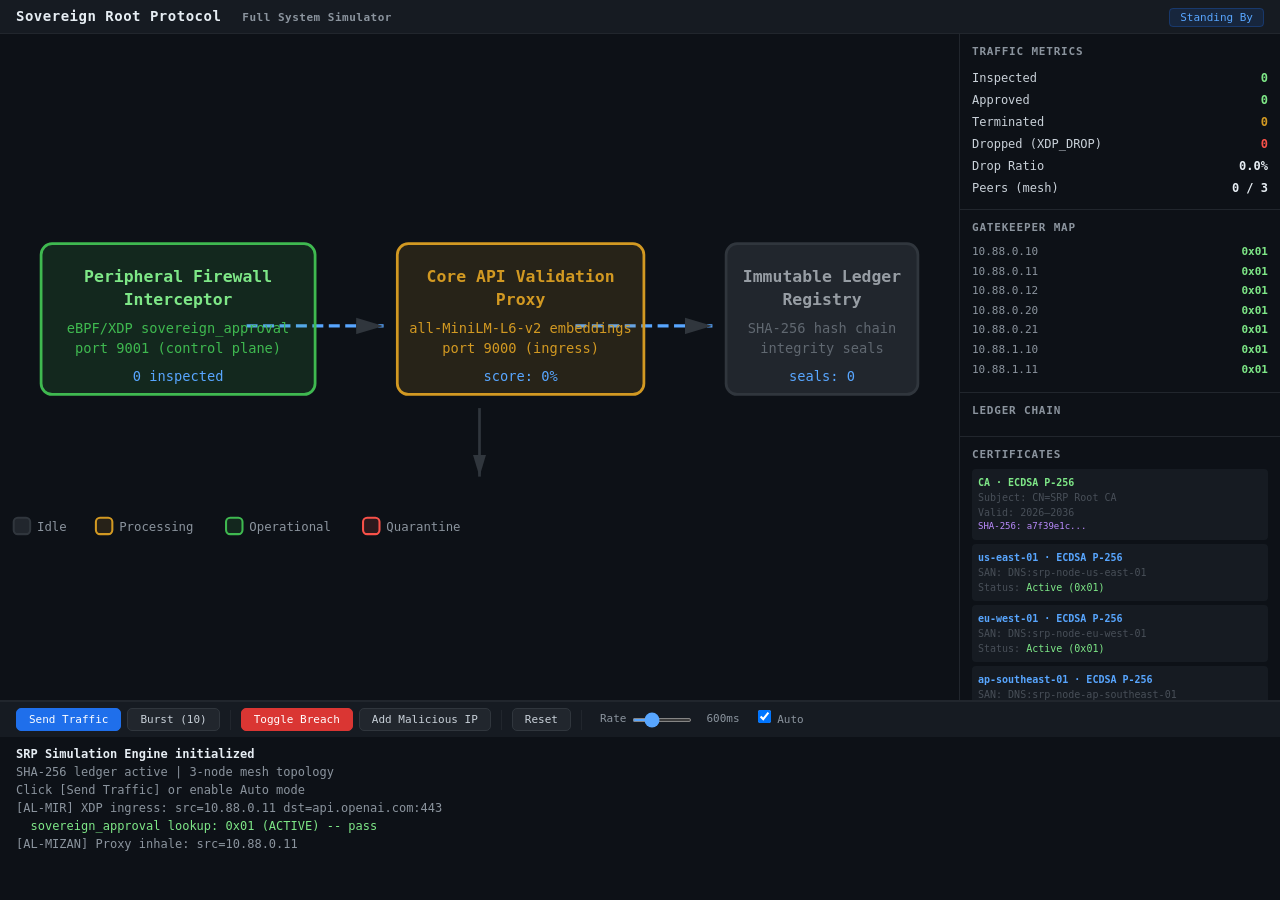
<file: frontend/simulator.html>
<!doctype html>
<html lang="en">
    <head>
        <meta charset="UTF-8" />
        <meta name="viewport" content="width=device-width,initial-scale=1.0" />
        <title>SRP — Traffic Simulator</title>
        <style>
            *,
            *::before,
            *::after {
                box-sizing: border-box;
                margin: 0;
                padding: 0;
            }
            html,
            body {
                height: 100%;
                background: #0b0e14;
                color: #c9d1d9;
                font-family:
                    "SF Mono", "Cascadia Code", "Fira Code", "Consolas",
                    monospace;
                font-size: 13px;
                line-height: 1.5;
                overflow: hidden;
            }
            ::-webkit-scrollbar {
                width: 5px;
                height: 5px;
            }
            ::-webkit-scrollbar-track {
                background: #161b22;
            }
            ::-webkit-scrollbar-thumb {
                background: #30363d;
                border-radius: 3px;
            }
            ::-webkit-scrollbar-thumb:hover {
                background: #484f58;
            }
            .app {
                display: grid;
                grid-template-columns: 1fr 320px;
                grid-template-rows: auto 1fr 200px;
                height: 100vh;
                gap: 0;
            }
            .hdr {
                grid-column: 1/-1;
                background: #161b22;
                border-bottom: 1px solid #21262d;
                padding: 6px 16px;
                display: flex;
                align-items: center;
                justify-content: space-between;
            }
            .hdr h1 {
                font-size: 14px;
                font-weight: 600;
                color: #e6edf3;
                letter-spacing: 0.5px;
            }
            .hdr .sub {
                font-size: 11px;
                color: #8b949e;
                margin-left: 12px;
            }
            .hdr .badge {
                background: #1f6feb22;
                color: #58a6ff;
                padding: 2px 10px;
                border-radius: 4px;
                font-size: 11px;
                border: 1px solid #1f6feb44;
            }
            #topoPane {
                overflow: hidden;
                background: #0d1117;
                position: relative;
                border-right: 1px solid #21262d;
            }
            #sidePane {
                overflow-y: auto;
                background: #0d1117;
                display: flex;
                flex-direction: column;
            }
            #logPane {
                grid-column: 1/-1;
                background: #0d1117;
                border-top: 1px solid #21262d;
                display: flex;
                flex-direction: column;
                overflow: hidden;
            }
            #topoCanvas {
                width: 100%;
                height: 100%;
            }
            .node-box rect {
                transition:
                    fill 0.5s,
                    stroke 0.5s;
            }
            .node-box .lbl {
                font-size: 12px;
                font-weight: 600;
                fill: #e6edf3;
                text-anchor: middle;
                pointer-events: none;
            }
            .node-box .sub {
                font-size: 10px;
                fill: #8b949e;
                text-anchor: middle;
                pointer-events: none;
            }
            .node-box .stat {
                font-size: 10px;
                fill: #58a6ff;
                text-anchor: middle;
                pointer-events: none;
            }
            .state-idle rect {
                fill: #21262d;
                stroke: #30363d;
            }
            .state-busy rect {
                fill: #d2992222;
                stroke: #d29922;
            }
            .state-ok rect {
                fill: #3fb95022;
                stroke: #3fb950;
            }
            .state-drop rect {
                fill: #f8514922;
                stroke: #f85149;
            }
            .state-idle .lbl,
            .state-idle .sub {
                opacity: 0.6;
            }
            .state-ok .lbl {
                fill: #7ee787;
            }
            .state-ok .sub {
                fill: #3fb950;
            }
            .state-busy .lbl {
                fill: #d29922;
            }
            .state-busy .sub {
                fill: #d29922;
            }
            .state-drop .lbl {
                fill: #f85149;
            }
            .state-drop .sub {
                fill: #f85149;
            }
            .conn {
                fill: none;
                stroke: #30363d;
                stroke-width: 2;
                transition: stroke 0.4s;
            }
            .conn.active {
                stroke: #58a6ff;
                stroke-width: 2.5;
                stroke-dasharray: 8 4;
                animation: dash 0.8s linear infinite;
            }
            .conn.breach {
                stroke: #f85149;
                stroke-width: 3;
            }
            @keyframes dash {
                to {
                    stroke-dashoffset: -24;
                }
            }
            .pkt-dot {
                fill: #58a6ff;
                opacity: 0;
                transition: opacity 0.1s;
            }
            .pkt-dot.fly {
                opacity: 1;
                animation: fly 1.2s ease-in-out forwards;
            }
            @keyframes fly {
                0% {
                    opacity: 1;
                }
                90% {
                    opacity: 1;
                }
                100% {
                    opacity: 0;
                }
            }
            .pkt-dot.drop {
                fill: #f85149;
                animation: fly-drop 0.8s ease-in forwards;
            }
            @keyframes fly-drop {
                0% {
                    opacity: 1;
                    r: 4;
                }
                50% {
                    opacity: 1;
                    r: 6;
                }
                100% {
                    opacity: 0;
                    r: 2;
                }
            }
            .panel {
                border-bottom: 1px solid #21262d;
                padding: 10px 12px;
                flex-shrink: 0;
            }
            .panel:last-child {
                border-bottom: none;
                flex: 1;
                overflow-y: auto;
            }
            .panel h3 {
                font-size: 11px;
                color: #8b949e;
                text-transform: uppercase;
                letter-spacing: 0.8px;
                margin-bottom: 6px;
            }
            .metric-row {
                display: flex;
                justify-content: space-between;
                padding: 2px 0;
                font-size: 12px;
            }
            .metric-row .val {
                font-weight: 600;
                color: #e6edf3;
            }
            .metric-row .val.green {
                color: #7ee787;
            }
            .metric-row .val.yellow {
                color: #d29922;
            }
            .metric-row .val.red {
                color: #f85149;
            }
            #ledgerPanel {
                overflow-y: auto;
                max-height: 320px;
            }
            .ledger-entry {
                padding: 3px 0;
                border-bottom: 1px solid #161b22;
                font-size: 11px;
                line-height: 1.4;
            }
            .ledger-entry .idx {
                color: #8b949e;
                margin-right: 6px;
            }
            .ledger-entry .seal {
                color: #bc8cff;
                font-size: 10px;
                word-break: break-all;
            }
            .ledger-entry .act {
                display: inline-block;
                padding: 0 4px;
                border-radius: 2px;
                font-size: 10px;
                font-weight: 600;
            }
            .ledger-entry .act.pass {
                background: #3fb95022;
                color: #7ee787;
            }
            .ledger-entry .act.fail {
                background: #f8514922;
                color: #f85149;
            }
            #logContent {
                flex: 1;
                overflow-y: auto;
                padding: 8px 16px;
                font-size: 12px;
                line-height: 1.5;
            }
            #logContent .l {
                white-space: pre-wrap;
                word-break: break-all;
                min-height: 1.2em;
            }
            #logContent .l.i {
                color: #8b949e;
            }
            #logContent .l.ok {
                color: #7ee787;
            }
            #logContent .l.w {
                color: #d29922;
            }
            #logContent .l.e {
                color: #f85149;
            }
            #logContent .l.h {
                color: #e6edf3;
                font-weight: 600;
            }
            #logContent .l.d {
                color: #484f58;
            }
            #logContent .l.s {
                color: #bc8cff;
            }
            #logContent .l.p {
                color: #58a6ff;
            }
            .ctrl {
                display: flex;
                gap: 6px;
                align-items: center;
                padding: 6px 16px;
                background: #161b22;
                border-top: 1px solid #21262d;
                flex-wrap: wrap;
                flex-shrink: 0;
            }
            .ctrl .btn {
                background: #21262d;
                border: 1px solid #30363d;
                color: #c9d1d9;
                padding: 4px 12px;
                border-radius: 5px;
                font-size: 11px;
                font-family: inherit;
                cursor: pointer;
                transition: 0.15s;
            }
            .ctrl .btn:hover {
                background: #30363d;
                border-color: #484f58;
            }
            .ctrl .btn.p {
                background: #1f6feb;
                border-color: #1f6feb;
                color: #fff;
            }
            .ctrl .btn.p:hover {
                background: #388bfd;
            }
            .ctrl .btn.d {
                background: #da3633;
                border-color: #da3633;
                color: #fff;
            }
            .ctrl .btn.d:hover {
                background: #f85149;
            }
            .ctrl .btn:disabled {
                opacity: 0.4;
                cursor: not-allowed;
            }
            .ctrl label {
                font-size: 11px;
                color: #8b949e;
                margin-left: 8px;
            }
            .ctrl input[type="range"] {
                width: 60px;
                height: 4px;
                accent-color: #58a6ff;
                background: #21262d;
                border: none;
                border-radius: 2px;
            }
            .ctrl input[type="range"]::-webkit-slider-thumb {
                -webkit-appearance: none;
                width: 12px;
                height: 12px;
                border-radius: 50%;
                background: #58a6ff;
                cursor: pointer;
            }
            .ctrl .sep {
                width: 1px;
                height: 20px;
                background: #21262d;
                margin: 0 4px;
            }
        </style>
    </head>
    <body>
        <div class="app">
            <div class="hdr">
                <div>
                    <h1>
                        Sovereign Root Protocol
                        <span class="sub">Full System Simulator</span>
                    </h1>
                </div>
                <div>
                    <span class="badge" id="statusBadge">Standing By</span>
                </div>
            </div>
            <div id="topoPane">
                <svg
                    id="topoCanvas"
                    viewBox="0 0 700 340"
                    xmlns="http://www.w3.org/2000/svg"
                >
                    <defs>
                        <marker
                            id="ag"
                            viewBox="0 0 10 6"
                            refX="10"
                            refY="3"
                            markerWidth="8"
                            markerHeight="5"
                            orient="auto"
                        >
                            <path d="M0,0 L10,3 L0,6" fill="#30363d" />
                        </marker>
                        <marker
                            id="ab"
                            viewBox="0 0 10 6"
                            refX="10"
                            refY="3"
                            markerWidth="8"
                            markerHeight="5"
                            orient="auto"
                        >
                            <path d="M0,0 L10,3 L0,6" fill="#58a6ff" />
                        </marker>
                        <marker
                            id="ar"
                            viewBox="0 0 10 6"
                            refX="10"
                            refY="3"
                            markerWidth="8"
                            markerHeight="5"
                            orient="auto"
                        >
                            <path d="M0,0 L10,3 L0,6" fill="#f85149" />
                        </marker>
                    </defs>
                    <line
                        class="conn"
                        id="c12"
                        x1="180"
                        y1="140"
                        x2="280"
                        y2="140"
                        marker-end="url(#ag)"
                    />
                    <line
                        class="conn"
                        id="c23"
                        x1="420"
                        y1="140"
                        x2="520"
                        y2="140"
                        marker-end="url(#ag)"
                    />
                    <line
                        class="conn"
                        id="c31"
                        x1="350"
                        y1="200"
                        x2="350"
                        y2="250"
                        marker-end="url(#ag)"
                    />
                    <g
                        class="node-box state-idle"
                        id="n1"
                        transform="translate(30,80)"
                    >
                        <rect
                            x="0"
                            y="0"
                            width="200"
                            height="110"
                            rx="8"
                            stroke-width="2"
                        />
                        <text class="lbl" x="100" y="28">
                            Peripheral Firewall
                        </text>
                        <text class="lbl" x="100" y="45">Interceptor</text>
                        <text class="sub" x="100" y="65">
                            eBPF/XDP sovereign_approval
                        </text>
                        <text class="sub" x="100" y="80">
                            port 9001 (control plane)
                        </text>
                        <text class="stat" id="n1stat" x="100" y="100">
                            0 inspected
                        </text>
                        <circle
                            class="pkt-dot"
                            id="dot12"
                            r="4"
                            cx="230"
                            cy="140"
                        />
                    </g>
                    <g
                        class="node-box state-idle"
                        id="n2"
                        transform="translate(290,80)"
                    >
                        <rect
                            x="0"
                            y="0"
                            width="180"
                            height="110"
                            rx="8"
                            stroke-width="2"
                        />
                        <text class="lbl" x="90" y="28">
                            Core API Validation
                        </text>
                        <text class="lbl" x="90" y="45">Proxy</text>
                        <text class="sub" x="90" y="65">
                            all-MiniLM-L6-v2 embeddings
                        </text>
                        <text class="sub" x="90" y="80">
                            port 9000 (ingress)
                        </text>
                        <text class="stat" id="n2stat" x="90" y="100">
                            score: --
                        </text>
                        <circle
                            class="pkt-dot"
                            id="dot23"
                            r="4"
                            cx="470"
                            cy="140"
                        />
                    </g>
                    <g
                        class="node-box state-idle"
                        id="n3"
                        transform="translate(530,80)"
                    >
                        <rect
                            x="0"
                            y="0"
                            width="140"
                            height="110"
                            rx="8"
                            stroke-width="2"
                        />
                        <text class="lbl" x="70" y="28">Immutable Ledger</text>
                        <text class="lbl" x="70" y="45">Registry</text>
                        <text class="sub" x="70" y="65">
                            SHA-256 hash chain
                        </text>
                        <text class="sub" x="70" y="80">integrity seals</text>
                        <text class="stat" id="n3stat" x="70" y="100">
                            seals: 0
                        </text>
                    </g>
                    <g transform="translate(10,280)">
                        <rect
                            x="0"
                            y="0"
                            width="12"
                            height="12"
                            rx="3"
                            fill="#21262d"
                            stroke="#30363d"
                            stroke-width="1.5"
                        />
                        <text x="17" y="10" fill="#8b949e" font-size="9">
                            Idle
                        </text>
                        <rect
                            x="60"
                            y="0"
                            width="12"
                            height="12"
                            rx="3"
                            fill="#d2992222"
                            stroke="#d29922"
                            stroke-width="1.5"
                        />
                        <text x="77" y="10" fill="#8b949e" font-size="9">
                            Processing
                        </text>
                        <rect
                            x="155"
                            y="0"
                            width="12"
                            height="12"
                            rx="3"
                            fill="#3fb95022"
                            stroke="#3fb950"
                            stroke-width="1.5"
                        />
                        <text x="172" y="10" fill="#8b949e" font-size="9">
                            Operational
                        </text>
                        <rect
                            x="255"
                            y="0"
                            width="12"
                            height="12"
                            rx="3"
                            fill="#f8514922"
                            stroke="#f85149"
                            stroke-width="1.5"
                        />
                        <text x="272" y="10" fill="#8b949e" font-size="9">
                            Quarantine
                        </text>
                    </g>
                </svg>
            </div>
            <div id="sidePane">
                <div class="panel">
                    <h3>Traffic Metrics</h3>
                    <div class="metric-row">
                        <span>Inspected</span
                        ><span class="val green" id="mInspected">0</span>
                    </div>
                    <div class="metric-row">
                        <span>Approved</span
                        ><span class="val green" id="mApproved">0</span>
                    </div>
                    <div class="metric-row">
                        <span>Terminated</span
                        ><span class="val yellow" id="mTerminated">0</span>
                    </div>
                    <div class="metric-row">
                        <span>Dropped (XDP_DROP)</span
                        ><span class="val red" id="mDropped">0</span>
                    </div>
                    <div class="metric-row">
                        <span>Drop Ratio</span
                        ><span class="val" id="mDropRatio">0.0%</span>
                    </div>
                    <div class="metric-row">
                        <span>Peers (mesh)</span
                        ><span class="val" id="mPeers">0 / 3</span>
                    </div>
                </div>
                <div class="panel">
                    <h3>Gatekeeper Map</h3>
                    <div
                        id="gatekeeperPanel"
                        style="
                            max-height: 140px;
                            overflow-y: auto;
                            font-size: 11px;
                            line-height: 1.6;
                        "
                    ></div>
                </div>
                <div class="panel" id="ledgerPanel">
                    <h3>Ledger Chain</h3>
                    <div id="ledgerContent"></div>
                </div>
                <div class="panel" style="flex: 1; overflow-y: auto">
                    <h3>Certificates</h3>
                    <div
                        style="
                            font-size: 10px;
                            line-height: 1.5;
                            color: #8b949e;
                        "
                    >
                        <div
                            style="
                                background: #161b22;
                                border-radius: 4px;
                                padding: 6px;
                                margin-bottom: 4px;
                            "
                        >
                            <div style="color: #7ee787; font-weight: 600">
                                CA &middot; ECDSA P-256
                            </div>
                            <div style="color: #484f58">
                                Subject: CN=SRP Root CA
                            </div>
                            <div style="color: #484f58">
                                Valid: 2026&ndash;2036
                            </div>
                            <div style="color: #bc8cff; font-size: 9px">
                                SHA-256: a7f39e1c...
                            </div>
                        </div>
                        <div
                            style="
                                background: #161b22;
                                border-radius: 4px;
                                padding: 6px;
                                margin-bottom: 4px;
                            "
                        >
                            <div style="color: #58a6ff; font-weight: 600">
                                us-east-01 &middot; ECDSA P-256
                            </div>
                            <div style="color: #484f58">
                                SAN: DNS:srp-node-us-east-01
                            </div>
                            <div style="color: #484f58">
                                Status:
                                <span style="color: #7ee787"
                                    >Active (0x01)</span
                                >
                            </div>
                        </div>
                        <div
                            style="
                                background: #161b22;
                                border-radius: 4px;
                                padding: 6px;
                                margin-bottom: 4px;
                            "
                        >
                            <div style="color: #58a6ff; font-weight: 600">
                                eu-west-01 &middot; ECDSA P-256
                            </div>
                            <div style="color: #484f58">
                                SAN: DNS:srp-node-eu-west-01
                            </div>
                            <div style="color: #484f58">
                                Status:
                                <span style="color: #7ee787"
                                    >Active (0x01)</span
                                >
                            </div>
                        </div>
                        <div
                            style="
                                background: #161b22;
                                border-radius: 4px;
                                padding: 6px;
                            "
                        >
                            <div style="color: #58a6ff; font-weight: 600">
                                ap-southeast-01 &middot; ECDSA P-256
                            </div>
                            <div style="color: #484f58">
                                SAN: DNS:srp-node-ap-southeast-01
                            </div>
                            <div style="color: #484f58">
                                Status:
                                <span style="color: #7ee787"
                                    >Active (0x01)</span
                                >
                            </div>
                        </div>
                    </div>
                </div>
            </div>
            <div id="logPane">
                <div class="ctrl">
                    <button
                        class="btn p"
                        id="btnSend"
                        onclick="sim.sendTraffic()"
                    >
                        Send Traffic
                    </button>
                    <button class="btn" id="btnBurst" onclick="sim.sendBurst()">
                        Burst (10)
                    </button>
                    <span class="sep"></span>
                    <button
                        class="btn d"
                        id="btnBreach"
                        onclick="sim.toggleBreach()"
                    >
                        Toggle Breach
                    </button>
                    <button
                        class="btn"
                        id="btnAddBad"
                        onclick="sim.addMaliciousIP()"
                    >
                        Add Malicious IP
                    </button>
                    <span class="sep"></span>
                    <button class="btn" onclick="sim.reset()">Reset</button>
                    <span class="sep"></span>
                    <label>Rate</label>
                    <input
                        type="range"
                        id="rateSlider"
                        min="100"
                        max="2000"
                        value="600"
                        step="100"
                    />
                    <label id="rateLabel">600ms</label>
                    <label style="margin-left: 12px"
                        ><input type="checkbox" id="autoSend" checked />
                        Auto</label
                    >
                </div>
                <div id="logContent"></div>
            </div>
        </div>
        <script>
            // =========================================================================
            //  SRP Full System Simulator Engine
            // =========================================================================
            const SHA256 = async (msg) => {
                const enc = new TextEncoder().encode(msg);
                const buf = await crypto.subtle.digest("SHA-256", enc);
                return Array.from(new Uint8Array(buf))
                    .map((b) => b.toString(16).padStart(2, "0"))
                    .join("");
            };

            class Ledger {
                constructor() {
                    this.seals = [
                        {
                            idx: 0,
                            hash: "0".repeat(64),
                            label: "Genesis",
                            action: "-",
                            ip: "-",
                            score: 0,
                        },
                    ];
                }
                async seal(ip, action, score) {
                    const prev = this.seals[this.seals.length - 1].hash;
                    const data =
                        JSON.stringify({ ip, action, score, ts: Date.now() }, [
                            "ip",
                            "action",
                            "score",
                            "ts",
                        ]) +
                        ":" +
                        prev;
                    const hash = await SHA256(data);
                    const entry = {
                        idx: this.seals.length,
                        hash,
                        label: "Seal " + this.seals.length,
                        action,
                        ip,
                        score,
                        prev: prev.substr(0, 16) + "...",
                    };
                    this.seals.push(entry);
                    return entry;
                }
                verify() {
                    for (let i = 1; i < this.seals.length; i++) {
                        if (
                            !this.seals[i].hash ||
                            this.seals[i].hash.length !== 64
                        )
                            return false;
                    }
                    return true;
                }
            }

            class SimEngine {
                constructor() {
                    this.ledger = new Ledger();
                    this.metrics = {
                        inspected: 0,
                        approved: 0,
                        terminated: 0,
                        dropped: 0,
                    };
                    this.gatekeeper = {};
                    this.running = true;
                    this.breach = false;
                    this.autoTimer = null;
                    this.peerConnected = false;
                    this._n1busy = false;
                    this._pktCounter = 0;
                    this._badIPs = [
                        "10.88.0.55",
                        "10.88.0.99",
                        "10.88.1.200",
                        "10.88.2.15",
                        "10.88.3.77",
                    ];
                    this._knownIPs = [
                        "10.88.0.10",
                        "10.88.0.11",
                        "10.88.0.12",
                        "10.88.0.20",
                        "10.88.0.21",
                        "10.88.1.10",
                        "10.88.1.11",
                        "10.88.2.10",
                        "10.88.2.20",
                        "10.88.2.21",
                        "10.88.3.10",
                        "10.88.3.11",
                        "10.88.4.10",
                    ];
                    this._sampleIntents = [
                        "a7f39e1c8b4d17455e256d7abcd7ac245667238e",
                        "b2d411f3c5e6a7b8c9d0e1f203141526",
                        "e7c245b1f9a1c3d4e5f6789012345678",
                        "f9a1c3d4e5f67890123456789abcdef0",
                        "0b3e7a8f1a2b3c4d5e6f708192a3b4c5",
                        "c5d6e7f8a1b2c3d4e5f6789012345678",
                        "d4f28b7ac9d0e1f2031415263748596a",
                        "1e2fc9d0a1b2c3d4e5f6789012345678",
                        "6a7b3c4d5e6f708192a3b4c5d6e7f809",
                        "9e0f1a2b3c4d5e6f708192a3b4c5d6e7",
                    ];
                    this.initGatekeeper();
                    this.startAuto();
                    this.log("SRP Simulation Engine initialized", "h");
                    this.log(
                        "SHA-256 ledger active | 3-node mesh topology",
                        "i",
                    );
                    this.log("Click [Send Traffic] or enable Auto mode", "i");
                    this.updateUI();
                }

                initGatekeeper() {
                    for (const ip of this._knownIPs) this.gatekeeper[ip] = 0x01;
                    for (const ip of this._badIPs) this.gatekeeper[ip] = 0xff;
                    this.renderGatekeeper();
                }

                randIP() {
                    const pool = this._knownIPs.concat(this._badIPs);
                    return pool[Math.floor(Math.random() * pool.length)];
                }

                randIntent() {
                    return this._sampleIntents[
                        Math.floor(Math.random() * this._sampleIntents.length)
                    ];
                }

                async processPacket() {
                    if (!this.running || this._n1busy) return;
                    this._n1busy = true;
                    this._pktCounter++;
                    const srcIP = this.randIP();
                    const intent = this.randIntent();
                    const isMalicious =
                        this._badIPs.includes(srcIP) || this.breach;

                    // Phase 1: XDP Ingress (eBPF filter)
                    this.setNodeState("n1", "busy");
                    this.setConnState("c12", "active");
                    this.flyDot("dot12");
                    this.log(
                        "[AL-MIR] XDP ingress: src=" +
                            srcIP +
                            " dst=api.openai.com:443",
                        "i",
                    );
                    await sleep(200);

                    const gkState = this.gatekeeper[srcIP] || 0x01;
                    if (gkState === 0xff) {
                        this.metrics.dropped++;
                        this.metrics.inspected++;
                        this.setNodeState("n1", "drop");
                        this.log(
                            "  sovereign_approval lookup: 0xFF (QUARANTINE)",
                            "e",
                        );
                        this.log(
                            "  VERDICT: XDP_DROP -- packet discarded",
                            "e",
                        );
                        this.setNodeState("n1", "ok");
                        this._n1busy = false;
                        this.updateUI();
                        return;
                    }

                    this.log(
                        "  sovereign_approval lookup: 0x01 (ACTIVE) -- pass",
                        "ok",
                    );
                    await sleep(150);

                    // Phase 2: Proxy validation
                    this.setNodeState("n1", "ok");
                    this.setNodeState("n2", "busy");
                    this.setConnState("c23", "active");
                    this.flyDot("dot23");
                    this.log("[AL-MIZAN] Proxy inhale: src=" + srcIP, "i");
                    await sleep(250);

                    const alignmentScore = isMalicious
                        ? +(Math.random() * 0.35).toFixed(3)
                        : +(0.55 + Math.random() * 0.45).toFixed(3);
                    const threshold = 0.6;
                    const action =
                        alignmentScore >= threshold ? "APPROVED" : "TERMINATED";

                    this.log("  embedding inference: all-MiniLM-L6-v2", "i");
                    this.log(
                        "  cosine similarity: " +
                            alignmentScore.toFixed(3) +
                            " (threshold: " +
                            threshold +
                            ")",
                        alignmentScore >= threshold ? "ok" : "w",
                    );
                    this.log(
                        "  intent_hash: " + intent.substr(0, 16) + "...",
                        "d",
                    );
                    this.log(
                        "  VERDICT: " + action,
                        action === "APPROVED" ? "ok" : "e",
                    );

                    if (action === "APPROVED") this.metrics.approved++;
                    else this.metrics.terminated++;
                    this.metrics.inspected++;
                    await sleep(150);

                    // Phase 3: Ledger seal
                    this.setNodeState("n2", "ok");
                    this.setNodeState("n3", "busy");
                    this.setConnState("c31", "active");
                    this.log(
                        "[AL-MIZAN] Forwarding to ledger for sealing...",
                        "i",
                    );
                    await sleep(200);

                    const seal = await this.ledger.seal(
                        srcIP,
                        action,
                        alignmentScore,
                    );
                    this.renderLedger(seal);
                    this.log(
                        "[LEDGER] Seal " +
                            seal.idx +
                            ": " +
                            seal.hash.substr(0, 16) +
                            "...  [" +
                            action +
                            "]",
                        "s",
                    );
                    this.setNodeState("n3", "ok");

                    this.log(
                        "  processing_latency_ms: " +
                            (Math.random() * 0.8 + 0.2).toFixed(1),
                        "d",
                    );
                    this.log(
                        "  packet_" +
                            this._pktCounter +
                            " complete -- chain integrity: " +
                            (this.ledger.verify() ? "PASS" : "FAIL"),
                        this.ledger.verify() ? "ok" : "e",
                    );

                    if (this.breach && Math.random() < 0.3) {
                        const badIP =
                            this._knownIPs[
                                Math.floor(
                                    Math.random() * this._knownIPs.length,
                                )
                            ];
                        this.gatekeeper[badIP] = 0xff;
                        this.log(
                            "[AL-QAHR] Gatekeeper 0xFF set for " +
                                badIP +
                                " (breach propagation)",
                            "e",
                        );
                        this.renderGatekeeper();
                    }

                    this.setNodeState("n2", "ok");
                    this.setNodeState("n3", "ok");
                    this.setConnState("c12", "");
                    this.setConnState("c23", "");
                    this.setConnState("c31", "");
                    this._n1busy = false;
                    this.updateUI();

                    if (this.breach && Math.random() < 0.15) {
                        this.log(
                            "[SRE ALERT] ANOMALY EVENT CAPTURED -- initiating incident response",
                            "e",
                        );
                        this.log(
                            "  Ledger mismatch at seal " +
                                Math.floor(
                                    Math.random() * this.ledger.seals.length +
                                        1,
                                ),
                            "e",
                        );
                        this.log(
                            "  Compromised IPs flushed to 0xFF -- trust block reloaded",
                            "e",
                        );
                    }
                }

                async sendTraffic() {
                    await this.processPacket();
                }

                async sendBurst() {
                    const btn = document.getElementById("btnBurst");
                    btn.disabled = true;
                    for (let i = 0; i < 10; i++) {
                        if (!this.running) break;
                        await this.processPacket();
                        await sleep(100);
                    }
                    btn.disabled = false;
                }

                toggleBreach() {
                    this.breach = !this.breach;
                    const badge = document.getElementById("statusBadge");
                    document.getElementById("btnBreach").textContent = this
                        .breach
                        ? "End Breach"
                        : "Toggle Breach";
                    badge.textContent = this.breach
                        ? "! BREACH ACTIVE"
                        : "Standing By";
                    badge.style.color = this.breach ? "#f85149" : "#58a6ff";
                    badge.style.borderColor = this.breach
                        ? "#f8514944"
                        : "#1f6feb44";
                    badge.style.background = this.breach
                        ? "#f8514922"
                        : "#1f6feb22";

                    if (this.breach) {
                        this.log("", "d");
                        this.log(
                            "+-----------------------------------------------+",
                            "e",
                        );
                        this.log(
                            "|  [SRE ALERT] BREACH MODE ENGAGED              |",
                            "e",
                        );
                        this.log(
                            "|  Simulated policy violation -- 0xFF quarantine |",
                            "e",
                        );
                        this.log(
                            "+-----------------------------------------------+",
                            "e",
                        );
                        this.log(
                            "  Random IPs flagged as QUARANTINE during processing",
                            "w",
                        );
                        this.setNodeState("n1", "drop");
                        this.setNodeState("n2", "drop");
                        this.setNodeState("n3", "drop");
                        this.setConnState("c12", "breach");
                        this.setConnState("c23", "breach");
                        this.setConnState("c31", "breach");
                    } else {
                        this.log(
                            "Breach mode deactivated -- systems recovering",
                            "ok",
                        );
                        this.setNodeState("n1", "ok");
                        this.setNodeState("n2", "ok");
                        this.setNodeState("n3", "ok");
                        this.setConnState("c12", "");
                        this.setConnState("c23", "");
                        this.setConnState("c31", "");
                    }
                }

                addMaliciousIP() {
                    const ip =
                        this._knownIPs[
                            Math.floor(Math.random() * this._knownIPs.length)
                        ];
                    this.gatekeeper[ip] = 0xff;
                    if (!this._badIPs.includes(ip)) this._badIPs.push(ip);
                    this.log(
                        "[CONTROL] Manual quarantine: " + ip + " -> 0xFF",
                        "e",
                    );
                    this.renderGatekeeper();
                    this.updateUI();
                }

                reset() {
                    this.running = false;
                    if (this.autoTimer) {
                        clearInterval(this.autoTimer);
                        this.autoTimer = null;
                    }
                    this.ledger = new Ledger();
                    this.metrics = {
                        inspected: 0,
                        approved: 0,
                        terminated: 0,
                        dropped: 0,
                    };
                    this.gatekeeper = {};
                    this._badIPs = [
                        "10.88.0.55",
                        "10.88.0.99",
                        "10.88.1.200",
                        "10.88.2.15",
                        "10.88.3.77",
                    ];
                    this._n1busy = false;
                    this.breach = false;
                    this._pktCounter = 0;
                    this.peerConnected = false;
                    document.getElementById("logContent").innerHTML = "";
                    document.getElementById("ledgerContent").innerHTML = "";
                    document.getElementById("btnBreach").textContent =
                        "Toggle Breach";
                    const badge = document.getElementById("statusBadge");
                    badge.textContent = "Standing By";
                    badge.style.color = "#58a6ff";
                    badge.style.borderColor = "#1f6feb44";
                    badge.style.background = "#1f6feb22";
                    this.setNodeState("n1", "idle");
                    this.setNodeState("n2", "idle");
                    this.setNodeState("n3", "idle");
                    this.setConnState("c12", "");
                    this.setConnState("c23", "");
                    this.setConnState("c31", "");
                    this.initGatekeeper();
                    this.running = true;
                    this.startAuto();
                    this.updateUI();
                    this.log("Simulation reset complete", "h");
                    this.log(
                        "SHA-256 ledger re-initialized with genesis ancestor",
                        "s",
                    );
                    this.renderLedger(null);
                }

                startAuto() {
                    if (this.autoTimer) clearInterval(this.autoTimer);
                    const tick = () => {
                        if (!this.running) return;
                        const auto =
                            document.getElementById("autoSend").checked;
                        const rate = parseInt(
                            document.getElementById("rateSlider").value,
                        );
                        document.getElementById("rateLabel").textContent =
                            rate + "ms";
                        if (auto && !this._n1busy) this.processPacket();
                    };
                    this.autoTimer = setInterval(tick, 600);
                    document.getElementById("rateSlider").oninput = () => {
                        if (this.autoTimer) {
                            clearInterval(this.autoTimer);
                            this.autoTimer = setInterval(
                                tick,
                                parseInt(
                                    document.getElementById("rateSlider").value,
                                ),
                            );
                        }
                    };
                }

                updateUI() {
                    document.getElementById("mInspected").textContent =
                        this.metrics.inspected;
                    document.getElementById("mApproved").textContent =
                        this.metrics.approved;
                    document.getElementById("mTerminated").textContent =
                        this.metrics.terminated;
                    document.getElementById("mDropped").textContent =
                        this.metrics.dropped;
                    document.getElementById("n1stat").textContent =
                        this.metrics.inspected + " inspected";
                    const ap = this.metrics.approved;
                    const tot = Math.max(1, this.metrics.inspected);
                    document.getElementById("n2stat").textContent =
                        "score: " + ((ap / tot) * 100).toFixed(0) + "%";
                    document.getElementById("n3stat").textContent =
                        "seals: " + (this.ledger.seals.length - 1);
                    const total =
                        this.metrics.approved +
                        this.metrics.terminated +
                        this.metrics.dropped;
                    const ratio =
                        total > 0
                            ? ((this.metrics.dropped / total) * 100).toFixed(
                                  1,
                              ) + "%"
                            : "0.0%";
                    document.getElementById("mDropRatio").textContent = ratio;
                    document.getElementById("mDropRatio").className =
                        "val" + (this.metrics.dropped > 0 ? " yellow" : "");

                    if (this.metrics.inspected >= 3 && !this.peerConnected) {
                        this.peerConnected = true;
                        document.getElementById("mPeers").textContent = "2 / 3";
                        this.log(
                            "[SYNC] PEER MESH ESTABLISHED: srp-node-eu-west-01",
                            "ok",
                        );
                        this.log(
                            "[SYNC] PEER MESH ESTABLISHED: srp-node-ap-southeast-01",
                            "ok",
                        );
                    }
                }

                renderLedger(newEntry) {
                    const el = document.getElementById("ledgerContent");
                    if (!newEntry) {
                        el.innerHTML =
                            '<div style="font-size:11px;color:#8b949e">Waiting for traffic...</div>';
                        return;
                    }
                    const entry = document.createElement("div");
                    entry.className = "ledger-entry";
                    const actClass =
                        newEntry.action === "APPROVED" ? "pass" : "fail";
                    entry.innerHTML =
                        '<span class="idx">#' +
                        newEntry.idx +
                        '</span> <span class="act ' +
                        actClass +
                        '">' +
                        newEntry.action +
                        '</span> <span style="color:#8b949e">' +
                        newEntry.ip +
                        '</span> <div class="seal">' +
                        newEntry.hash.substr(0, 32) +
                        "...</div>";
                    el.insertBefore(entry, el.firstChild);
                    while (el.children.length > 20)
                        el.removeChild(el.lastChild);
                }

                renderGatekeeper() {
                    const el = document.getElementById("gatekeeperPanel");
                    const entries = Object.entries(this.gatekeeper);
                    el.innerHTML = entries
                        .map(([ip, state]) => {
                            const c = state === 0xff ? "#f85149" : "#7ee787";
                            return (
                                '<div style="display:flex;justify-content:space-between;padding:1px 0"><span style="color:#8b949e">' +
                                ip +
                                '</span><span style="color:' +
                                c +
                                ';font-weight:600">' +
                                (state === 0xff ? "0xFF" : "0x01") +
                                "</span></div>"
                            );
                        })
                        .join("");
                }

                setNodeState(id, state) {
                    const el = document.getElementById(id);
                    if (!el) return;
                    el.classList.remove(
                        "state-idle",
                        "state-busy",
                        "state-ok",
                        "state-drop",
                    );
                    el.classList.add("state-" + state);
                }

                setConnState(id, state) {
                    const el = document.getElementById(id);
                    if (!el) return;
                    el.classList.remove("active", "breach");
                    if (state === "active") el.classList.add("active");
                    if (state === "breach") el.classList.add("breach");
                }

                flyDot(id) {
                    const dot = document.getElementById(id);
                    if (!dot) return;
                    dot.classList.remove("fly", "drop");
                    void dot.offsetWidth;
                    dot.classList.add("fly");
                    dot.setAttribute("r", "4");
                }

                log(msg, cls) {
                    const el = document.getElementById("logContent");
                    const d = document.createElement("div");
                    d.className = "l " + (cls || "i");
                    d.textContent = msg;
                    el.appendChild(d);
                    el.scrollTop = el.scrollHeight;
                }
            }

            function sleep(ms) {
                return new Promise(function (r) {
                    setTimeout(r, ms);
                });
            }

            var sim = new SimEngine();
        </script>
    </body>
</html>
</file>
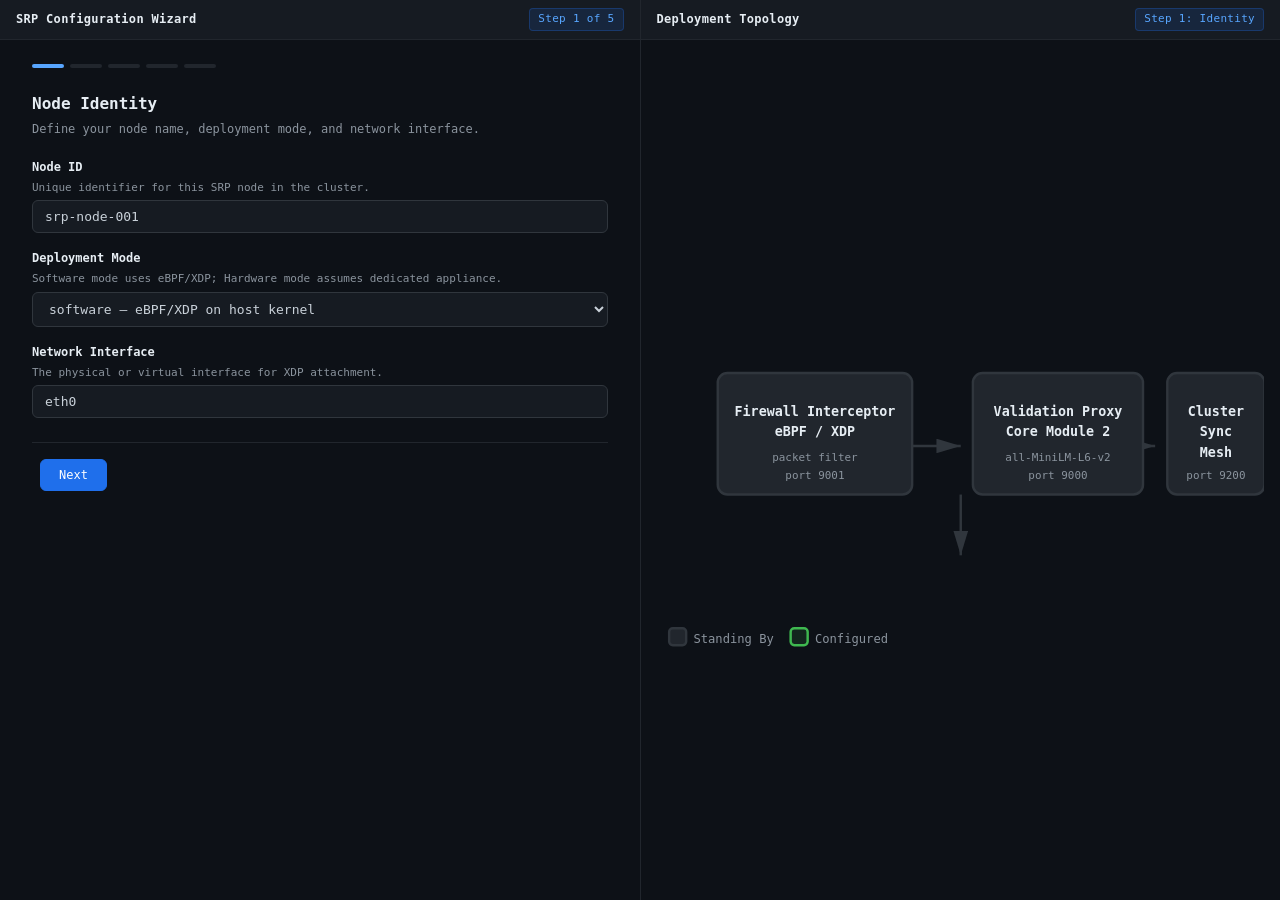
<file: frontend/tutorial.html>
<!DOCTYPE html>
<html lang="en">
<head>
<meta charset="UTF-8">
<meta name="viewport" content="width=device-width, initial-scale=1.0">
<title>SRP — Deployment Configuration Wizard</title>
<style>
*,*::before,*::after{box-sizing:border-box;margin:0;padding:0}
html,body{height:100%;background:#0b0e14;color:#c9d1d9;font-family:'SF Mono','Cascadia Code','Fira Code','Consolas',monospace;font-size:14px;line-height:1.5}
::-webkit-scrollbar{width:6px;height:6px}
::-webkit-scrollbar-track{background:#161b22}
::-webkit-scrollbar-thumb{background:#30363d;border-radius:3px}
::-webkit-scrollbar-thumb:hover{background:#484f58}
.app{display:flex;height:100vh;overflow:hidden}
.pane{flex:1;display:flex;flex-direction:column;overflow:hidden;position:relative}
.pane-left{border-right:1px solid #21262d;min-width:520px}
.pane-right{min-width:380px}
@media(max-width:900px){.app{flex-direction:column}.pane-left,.pane-right{min-width:0;border-right:none;height:50vh}}
.pane-header{background:#161b22;border-bottom:1px solid #21262d;padding:8px 16px;font-size:12px;display:flex;justify-content:space-between;align-items:center;flex-shrink:0;color:#8b949e;letter-spacing:.3px}
.pane-header .title{font-weight:600;color:#e6edf3}
.pane-header .badge{background:#1f6feb22;color:#58a6ff;padding:2px 8px;border-radius:4px;font-size:11px;border:1px solid #1f6feb44}

/* --- Wizard Form ------------------------------------------------------- */
.wizard{flex:1;overflow-y:auto;padding:24px 32px;background:#0d1117}
.wizard h2{color:#e6edf3;font-size:16px;margin-bottom:4px;font-weight:600}
.wizard .step-indicator{display:flex;gap:6px;margin-bottom:24px}
.wizard .step-indicator .dot{width:32px;height:4px;border-radius:2px;background:#21262d;transition:background .3s}
.wizard .step-indicator .dot.active{background:#58a6ff}
.wizard .step-indicator .dot.done{background:#3fb950}
.wizard .step-desc{color:#8b949e;font-size:12px;margin-bottom:20px}
.wizard .form-group{margin-bottom:16px}
.wizard .form-group label{display:block;color:#e6edf3;font-size:12px;font-weight:600;margin-bottom:4px}
.wizard .form-group .hint{color:#8b949e;font-size:11px;margin-bottom:4px}
.wizard .form-group input,.wizard .form-group select{width:100%;padding:8px 12px;background:#161b22;border:1px solid #30363d;border-radius:6px;color:#c9d1d9;font-size:13px;font-family:inherit;outline:none;transition:border-color .2s}
.wizard .form-group input:focus,.wizard .form-group select:focus{border-color:#58a6ff}
.wizard .form-group input.error{border-color:#f85149}
.wizard .form-row{display:flex;gap:12px}
.wizard .form-row .form-group{flex:1}
.wizard .btn-group{display:flex;gap:8px;margin-top:24px;padding-top:16px;border-top:1px solid #21262d}
.btn{background:#21262d;border:1px solid #30363d;color:#c9d1d9;padding:8px 18px;border-radius:6px;font-size:12px;font-family:inherit;cursor:pointer;transition:all .15s;white-space:nowrap}
.btn:hover{background:#30363d;border-color:#484f58}
.btn.primary{background:#1f6feb;border-color:#1f6feb;color:#fff}
.btn.primary:hover{background:#388bfd}
.btn.success{background:#238636;border-color:#238636;color:#fff}
.btn.success:hover{background:#2ea043}
.btn.danger{background:#da3633;border-color:#da3633;color:#fff}
.btn.danger:hover{background:#f85149}
.btn:disabled{opacity:.4;cursor:not-allowed}
.btn .key{display:inline-block;background:#0d1117;padding:0 5px;border-radius:3px;font-size:10px;margin-left:4px;border:1px solid #484f58}

/* --- Peer list --------------------------------------------------------- */
.peer-list{margin-top:8px}
.peer-card{background:#161b22;border:1px solid #30363d;border-radius:6px;padding:10px 14px;margin-bottom:8px;display:flex;justify-content:space-between;align-items:center}
.peer-card .peer-info{font-size:12px}
.peer-card .peer-info strong{color:#e6edf3}
.peer-card .peer-info span{color:#8b949e}
.peer-card .btn-remove{background:transparent;border:1px solid #f8514944;color:#f85149;padding:3px 10px;border-radius:4px;cursor:pointer;font-size:11px;font-family:inherit}
.peer-card .btn-remove:hover{background:#f8514922}

/* --- Summary / Config Output ------------------------------------------- */
.config-preview{background:#0d1117;border:1px solid #30363d;border-radius:6px;padding:16px;font-size:11px;line-height:1.7;overflow-x:auto;white-space:pre;color:#7ee787;max-height:200px;overflow-y:auto;margin-top:16px}

/* --- Topology (right pane) --------------------------------------------- */
.topology{flex:1;display:flex;flex-direction:column;background:#0d1117;padding:16px;overflow:hidden}
.topology svg{width:100%;height:100%}
.node-box{cursor:default;transition:all .4s ease}
.node-box rect{transition:fill .5s ease,stroke .5s ease}
.node-box .label{font-size:11px;font-weight:600;fill:#e6edf3;text-anchor:middle;pointer-events:none}
.node-box .sublabel{font-size:9px;fill:#8b949e;text-anchor:middle;pointer-events:none}
.conn-line{stroke:#30363d;stroke-width:2;transition:stroke .5s ease}
.conn-line.active{stroke:#58a6ff;stroke-width:2.5;stroke-dasharray:8 4;animation:dash 1s linear infinite}
@keyframes dash{to{stroke-dashoffset:-24}}
.state-gray rect{fill:#21262d;stroke:#30363d}
.state-green rect{fill:#3fb95022;stroke:#3fb950}
.state-green .label{fill:#7ee787}
.state-green .sublabel{fill:#3fb950}
</style>
</head>
<body>

<div class="app">

  <!-- ================================================================ -->
  <!-- Left Pane: Wizard                                                  -->
  <!-- ================================================================ -->
  <div class="pane pane-left">
    <div class="pane-header">
      <span class="title">SRP Configuration Wizard</span>
      <span class="badge" id="wizardBadge">Step 1 of 5</span>
    </div>
    <div class="wizard" id="wizard"></div>
  </div>

  <!-- ================================================================ -->
  <!-- Right Pane: Topology                                               -->
  <!-- ================================================================ -->
  <div class="pane pane-right">
    <div class="pane-header">
      <span class="title">Deployment Topology</span>
      <span class="badge" id="topoStatus">Configuring</span>
    </div>
    <div class="topology" id="topology">
      <svg viewBox="0 0 500 360" xmlns="http://www.w3.org/2000/svg">
        <defs>
          <filter id="glow-green"><feGaussianBlur stdDeviation="3" result="blur"/><feMerge><feMergeNode in="blur"/><feMergeNode in="SourceGraphic"/></feMerge></filter>
          <marker id="arrow-gray" viewBox="0 0 10 6" refX="10" refY="3" markerWidth="10" markerHeight="6" orient="auto"><path d="M0,0 L10,3 L0,6" fill="#30363d"/></marker>
          <marker id="arrow-blue" viewBox="0 0 10 6" refX="10" refY="3" markerWidth="10" markerHeight="6" orient="auto"><path d="M0,0 L10,3 L0,6" fill="#58a6ff"/></marker>
        </defs>
        <line class="conn-line" id="conn12" x1="170" y1="160" x2="250" y2="160" marker-end="url(#arrow-gray)"/>
        <line class="conn-line" id="conn23" x1="330" y1="160" x2="410" y2="160" marker-end="url(#arrow-gray)"/>
        <line class="conn-line" id="conn31" x1="250" y1="200" x2="250" y2="250" marker-end="url(#arrow-gray)"/>
        <g class="node-box state-gray" id="node1" transform="translate(50,100)">
          <rect x="0" y="0" width="160" height="100" rx="8" stroke-width="2"/>
          <text class="label" x="80" y="35">Firewall Interceptor</text>
          <text class="label" x="80" y="52">eBPF / XDP</text>
          <text class="sublabel" x="80" y="72">packet filter</text>
          <text class="sublabel" x="80" y="87" id="topoPort1">port 9001</text>
        </g>
        <g class="node-box state-gray" id="node2" transform="translate(260,100)">
          <rect x="0" y="0" width="140" height="100" rx="8" stroke-width="2"/>
          <text class="label" x="70" y="35">Validation Proxy</text>
          <text class="label" x="70" y="52">Core Module 2</text>
          <text class="sublabel" x="70" y="72">all-MiniLM-L6-v2</text>
          <text class="sublabel" x="70" y="87" id="topoPort2">port 9000</text>
        </g>
        <g class="node-box state-gray" id="node3" transform="translate(420,100)">
          <rect x="0" y="0" width="80" height="100" rx="8" stroke-width="2"/>
          <text class="label" x="40" y="35">Cluster</text>
          <text class="label" x="40" y="52">Sync</text>
          <text class="label" x="40" y="69">Mesh</text>
          <text class="sublabel" x="40" y="87" id="topoPort3">port 9200</text>
        </g>
        <g transform="translate(10,310)">
          <rect x="0" y="0" width="14" height="14" rx="3" fill="#21262d" stroke="#30363d" stroke-width="2"/>
          <text x="20" y="12" fill="#8b949e" font-size="10">Standing By</text>
          <rect x="100" y="0" width="14" height="14" rx="3" fill="#3fb95022" stroke="#3fb950" stroke-width="2"/>
          <text x="120" y="12" fill="#8b949e" font-size="10">Configured</text>
        </g>
      </svg>
    </div>
  </div>

</div>

<script>
// =========================================================================
//  SRP Deployment Configuration Wizard
// =========================================================================

// --- State ---------------------------------------------------------------
const STATE = {
  node_id: 'srp-node-001',
  mode: 'software',
  interface: 'eth0',
  proxy_port: 9000,
  loader_port: 9001,
  sync_port: 9200,
  notify_port: 9201,
  tls_cert: 'cluster/certs/local.crt',
  tls_key: 'cluster/certs/local.key',
  tls_ca: 'cluster/certs/ca.crt',
  peers: [],
  upstream_providers: ['api.openai.com','api.anthropic.com','generativelanguage.googleapis.com','api.cohere.ai'],
};

let currentStep = 1;
const TOTAL_STEPS = 5;

// --- DOM refs ------------------------------------------------------------
const WIZ = document.getElementById('wizard');

function $(id) { return document.getElementById(id); }

// --- Topology helpers ----------------------------------------------------
function setNodeState(id, state) {
  const el = $(id);
  if (!el) return;
  el.classList.remove('state-gray','state-green');
  el.classList.add('state-' + state);
}
function setConnState(id, state) {
  const el = $(id);
  if (!el) return;
  el.classList.remove('active');
  if (state === 'active') el.classList.add('active');
}
function setTopoStatus(text, color) {
  const s = $('topoStatus');
  s.textContent = text;
  s.style.color = color || '#8b949e';
}
function updateTopoPorts() {
  const p1 = $('topoPort1'), p2 = $('topoPort2'), p3 = $('topoPort3');
  if (p1) p1.textContent = 'port ' + STATE.loader_port;
  if (p2) p2.textContent = 'port ' + STATE.proxy_port;
  if (p3) p3.textContent = 'port ' + STATE.sync_port;
}

// --- Step definitions ---------------------------------------------------
const STEPS = [
  {
    title: 'Node Identity',
    desc: 'Define your node name, deployment mode, and network interface.',
    render: function() {
      return `
        <div class="form-group">
          <label>Node ID</label>
          <div class="hint">Unique identifier for this SRP node in the cluster.</div>
          <input type="text" id="f_node_id" value="${STATE.node_id}" oninput="STATE.node_id=this.value">
        </div>
        <div class="form-group">
          <label>Deployment Mode</label>
          <div class="hint">Software mode uses eBPF/XDP; Hardware mode assumes dedicated appliance.</div>
          <select id="f_mode" onchange="STATE.mode=this.value;toggleInterface()">
            <option value="software" ${STATE.mode==='software'?'selected':''}>software — eBPF/XDP on host kernel</option>
            <option value="hardware" ${STATE.mode==='hardware'?'selected':''}>hardware — dedicated appliance</option>
          </select>
        </div>
        <div class="form-group" id="f_interface_group">
          <label>Network Interface</label>
          <div class="hint">The physical or virtual interface for XDP attachment.</div>
          <input type="text" id="f_interface" value="${STATE.interface}" oninput="STATE.interface=this.value">
        </div>`;
    },
    onEnter: function() {
      toggleInterface();
      setTopoStatus('Step 1: Identity','#58a6ff');
    }
  },
  {
    title: 'Service Ports',
    desc: 'Configure the TCP ports for each SRP subsystem.',
    render: function() {
      return `
        <div class="form-row">
          <div class="form-group">
            <label>Proxy Port</label>
            <div class="hint">Validation proxy HTTP endpoint.</div>
            <input type="number" min="1024" max="65535" id="f_proxy_port" value="${STATE.proxy_port}" oninput="STATE.proxy_port=+this.value;updateTopoPorts()">
          </div>
          <div class="form-group">
            <label>Loader Control Port</label>
            <div class="hint">eBPF loader control plane.</div>
            <input type="number" min="1024" max="65535" id="f_loader_port" value="${STATE.loader_port}" oninput="STATE.loader_port=+this.value;updateTopoPorts()">
          </div>
        </div>
        <div class="form-row">
          <div class="form-group">
            <label>Sync Port</label>
            <div class="hint">mTLS cluster sync mesh.</div>
            <input type="number" min="1024" max="65535" id="f_sync_port" value="${STATE.sync_port}" oninput="STATE.sync_port=+this.value;updateTopoPorts()">
          </div>
          <div class="form-group">
            <label>Notify Port</label>
            <div class="hint">Sync heartbeat / notify HTTP endpoint.</div>
            <input type="number" min="1024" max="65535" id="f_notify_port" value="${STATE.notify_port}" oninput="STATE.notify_port=+this.value">
          </div>
        </div>`;
    },
    onEnter: function() {
      setTopoStatus('Step 2: Ports','#58a6ff');
    }
  },
  {
    title: 'TLS Certificates',
    desc: 'Configure mTLS certificate paths for secure cluster communication.',
    render: function() {
      return `
        <div class="form-group">
          <label>Certificate Paths — Node</label>
          <div class="hint">Relative to project root. Use auto-generated certs from cluster/certs/</div>
          <input type="text" id="f_tls_cert" value="${STATE.tls_cert}" oninput="STATE.tls_cert=this.value" placeholder="cluster/certs/local.crt">
        </div>
        <div class="form-group">
          <label>Certificate Paths — Key</label>
          <input type="text" id="f_tls_key" value="${STATE.tls_key}" oninput="STATE.tls_key=this.value" placeholder="cluster/certs/local.key">
        </div>
        <div class="form-group">
          <label>Certificate Paths — CA</label>
          <input type="text" id="f_tls_ca" value="${STATE.tls_ca}" oninput="STATE.tls_ca=this.value" placeholder="cluster/certs/ca.crt">
        </div>
        <div style="margin-top:12px;font-size:12px;color:#8b949e;background:#161b22;padding:10px 14px;border-radius:6px;border:1px solid #21262d">
          Tip: Run <strong style="color:#e6edf3">python3 cluster/generate_certs.py</strong> to auto-generate ECDSA P-256 certificates with 10-year validity.
        </div>`;
    },
    onEnter: function() {
      setTopoStatus('Step 3: TLS','#58a6ff');
    }
  },
  {
    title: 'Cluster Peers',
    desc: 'Add peer SRP nodes for state synchronization across the mesh.',
    render: function() {
      let peersHtml = '';
      STATE.peers.forEach(function(p, i) {
        peersHtml += `
          <div class="peer-card">
            <div class="peer-info">
              <strong>${p.node_id}</strong> &mdash;
              <span>${p.sync_host}:${p.sync_port} (sync) &bull; ${p.proxy_host}:${p.proxy_port} (proxy)</span>
            </div>
            <button class="btn-remove" onclick="removePeer(${i})">Remove</button>
          </div>`;
      });
      if (!STATE.peers.length) peersHtml = '<div style="color:#8b949e;font-size:12px;padding:8px 0">No peers configured yet.</div>';
      return `
        <div class="peer-list">${peersHtml}</div>
        <div style="margin-top:16px;padding:16px;background:#161b22;border:1px solid #30363d;border-radius:6px">
          <div class="form-row">
            <div class="form-group">
              <label>Peer Node ID</label>
              <input type="text" id="f_peer_id" placeholder="srp-node-eu-west-01">
            </div>
            <div class="form-group">
              <label>Sync Host</label>
              <input type="text" id="f_peer_sync_host" placeholder="10.0.2.10">
            </div>
          </div>
          <div class="form-row">
            <div class="form-group">
              <label>Sync Port</label>
              <input type="number" id="f_peer_sync_port" value="9200">
            </div>
            <div class="form-group">
              <label>Proxy Port</label>
              <input type="number" id="f_peer_proxy_port" value="9000">
            </div>
          </div>
          <button class="btn" onclick="addPeer()" style="margin-top:8px">+ Add Peer</button>
        </div>`;
    },
    onEnter: function() {
      setTopoStatus('Step 4: Cluster','#58a6ff');
    }
  },
  {
    title: 'Review & Deploy',
    desc: 'Review your configuration. Generate srp-node.json or launch with Docker.',
    render: function() {
      const json = generateConfig();
      let peerSummary = STATE.peers.length + ' peer(s)';
      if (STATE.peers.length) peerSummary += ' (' + STATE.peers.map(function(p){return p.node_id}).join(', ') + ')';
      return `
        <div style="display:grid;grid-template-columns:1fr 1fr;gap:12px;font-size:12px">
          <div style="background:#161b22;padding:12px;border-radius:6px;border:1px solid #30363d">
            <div style="color:#8b949e">Node ID</div>
            <div style="color:#e6edf3;font-weight:600">${STATE.node_id}</div>
          </div>
          <div style="background:#161b22;padding:12px;border-radius:6px;border:1px solid #30363d">
            <div style="color:#8b949e">Mode</div>
            <div style="color:#e6edf3;font-weight:600">${STATE.mode}</div>
          </div>
          <div style="background:#161b22;padding:12px;border-radius:6px;border:1px solid #30363d">
            <div style="color:#8b949e">Interface</div>
            <div style="color:#e6edf3;font-weight:600">${STATE.interface}</div>
          </div>
          <div style="background:#161b22;padding:12px;border-radius:6px;border:1px solid #30363d">
            <div style="color:#8b949e">Peers</div>
            <div style="color:#e6edf3;font-weight:600">${peerSummary}</div>
          </div>
          <div style="background:#161b22;padding:12px;border-radius:6px;border:1px solid #30363d">
            <div style="color:#8b949e">Proxy : Loader</div>
            <div style="color:#e6edf3;font-weight:600">${STATE.proxy_port} : ${STATE.loader_port}</div>
          </div>
          <div style="background:#161b22;padding:12px;border-radius:6px;border:1px solid #30363d">
            <div style="color:#8b949e">Sync : Notify</div>
            <div style="color:#e6edf3;font-weight:600">${STATE.sync_port} : ${STATE.notify_port}</div>
          </div>
        </div>
        <div class="config-preview">${json}</div>
        <div class="btn-group" style="border-top:none;padding-top:8px">
          <button class="btn" onclick="copyConfig()">Copy to Clipboard</button>
          <button class="btn" onclick="downloadConfig()">Download srp-node.json</button>
          <button class="btn success" onclick="deployDocker()">Deploy with Docker</button>
        </div>`;
    },
    onEnter: function() {
      setTopoStatus('Ready to Deploy','#3fb950');
      setNodeState('node1','green');
      setNodeState('node2','green');
      setNodeState('node3','green');
      setConnState('conn12','active');
      setConnState('conn23','active');
      setConnState('conn31','active');
    }
  }
];

// --- Helpers -------------------------------------------------------------
function toggleInterface() {
  const grp = $('f_interface_group');
  if (grp) grp.style.display = STATE.mode === 'software' ? 'block' : 'none';
}

function addPeer() {
  const id = $('f_peer_id'), sh = $('f_peer_sync_host');
  const sp = $('f_peer_sync_port'), pp = $('f_peer_proxy_port');
  if (!id.value || !sh.value) return;
  STATE.peers.push({
    node_id: id.value,
    sync_host: sh.value,
    sync_port: +sp.value,
    proxy_host: sh.value,
    proxy_port: +pp.value,
  });
  id.value = ''; sh.value = '';
  renderStep();
}

function removePeer(idx) {
  STATE.peers.splice(idx, 1);
  renderStep();
}

function generateConfig() {
  const cfg = {
    node_id: STATE.node_id,
    mode: STATE.mode,
    interface: STATE.interface,
    proxy_port: STATE.proxy_port,
    loader_port: STATE.loader_port,
    sync_port: STATE.sync_port,
    notify_port: STATE.notify_port,
    tls_cert: STATE.tls_cert,
    tls_key: STATE.tls_key,
    tls_ca: STATE.tls_ca,
    peers: STATE.peers,
    upstream_providers: STATE.upstream_providers,
  };
  return JSON.stringify(cfg, null, 2);
}

function copyConfig() {
  navigator.clipboard.writeText(generateConfig()).then(function() {
    const b = $('wizardBadge'); b.textContent = 'Copied!'; b.style.color = '#3fb950';
    setTimeout(function(){ b.textContent = 'Step ' + currentStep + ' of ' + TOTAL_STEPS; b.style.color = ''; }, 1500);
  });
}

function downloadConfig() {
  const blob = new Blob([generateConfig()], {type:'application/json'});
  const a = document.createElement('a');
  a.href = URL.createObjectURL(blob);
  a.download = 'srp-node.json';
  a.click();
  URL.revokeObjectURL(a.href);
}

function deployDocker() {
  const json = encodeURIComponent(generateConfig());
  const cmd = [
    '# --- SRP Docker Deployment ---',
    '# 1. Save the config:',
    'cat > srp-node.json <<\'EOF\'',
    generateConfig(),
    'EOF',
    '',
    '# 2. Build and start:',
    'docker compose -f deploy/docker-compose.yml build',
    'docker compose -f deploy/docker-compose.yml up -d',
    '',
    '# 3. Check status:',
    'docker compose -f deploy/docker-compose.yml ps',
    '',
    '# 4. View logs:',
    'docker compose -f deploy/docker-compose.yml logs -f',
  ].join('\n');
  navigator.clipboard.writeText(cmd).then(function() {
    const b = $('wizardBadge');
    b.textContent = 'Docker commands copied!';
    b.style.color = '#3fb950';
    setTimeout(function(){ b.textContent = 'Step ' + currentStep + ' of ' + TOTAL_STEPS; b.style.color = ''; }, 2000);
  });
}

// --- Navigation ----------------------------------------------------------
function renderStep() {
  const step = STEPS[currentStep - 1];
  const isLast = currentStep === TOTAL_STEPS;

  // Step indicator dots
  let dots = '';
  for (let i = 1; i <= TOTAL_STEPS; i++) {
    const cls = i === currentStep ? 'active' : (i < currentStep ? 'done' : '');
    dots += '<div class="dot ' + cls + '"></div>';
  }

  let html = '<div class="step-indicator">' + dots + '</div>';
  html += '<h2>' + step.title + '</h2>';
  html += '<div class="step-desc">' + step.desc + '</div>';
  html += step.render();

  // Navigation buttons
  html += '<div class="btn-group">';
  if (currentStep > 1) html += '<button class="btn" onclick="goStep(' + (currentStep - 1) + ')">Back</button>';
  else html += '<div></div>';
  if (!isLast) html += '<button class="btn primary" onclick="goStep(' + (currentStep + 1) + ')">Next</button>';
  html += '</div>';

  WIZ.innerHTML = html;
  $('wizardBadge').textContent = 'Step ' + currentStep + ' of ' + TOTAL_STEPS;

  if (step.onEnter) step.onEnter();
}

function goStep(n) {
  currentStep = n;
  renderStep();
}

// --- Keyboard shortcuts --------------------------------------------------
document.addEventListener('keydown', function(e) {
  if (e.key === 'ArrowRight' && currentStep < TOTAL_STEPS) goStep(currentStep + 1);
  if (e.key === 'ArrowLeft' && currentStep > 1) goStep(currentStep - 1);
  if (e.key === 'r' || e.key === 'R') resetWizard();
});

function resetWizard() {
  Object.assign(STATE, {
    node_id: 'srp-node-001',
    mode: 'software',
    interface: 'eth0',
    proxy_port: 9000,
    loader_port: 9001,
    sync_port: 9200,
    notify_port: 9201,
    tls_cert: 'cluster/certs/local.crt',
    tls_key: 'cluster/certs/local.key',
    tls_ca: 'cluster/certs/ca.crt',
    peers: [],
    upstream_providers: ['api.openai.com','api.anthropic.com','generativelanguage.googleapis.com','api.cohere.ai'],
  });
  currentStep = 1;
  setNodeState('node1','gray');
  setNodeState('node2','gray');
  setNodeState('node3','gray');
  setConnState('conn12','');
  setConnState('conn23','');
  setConnState('conn31','');
  renderStep();
}

// --- Boot ----------------------------------------------------------------
renderStep();
</script>
</body>
</html>
</file>
